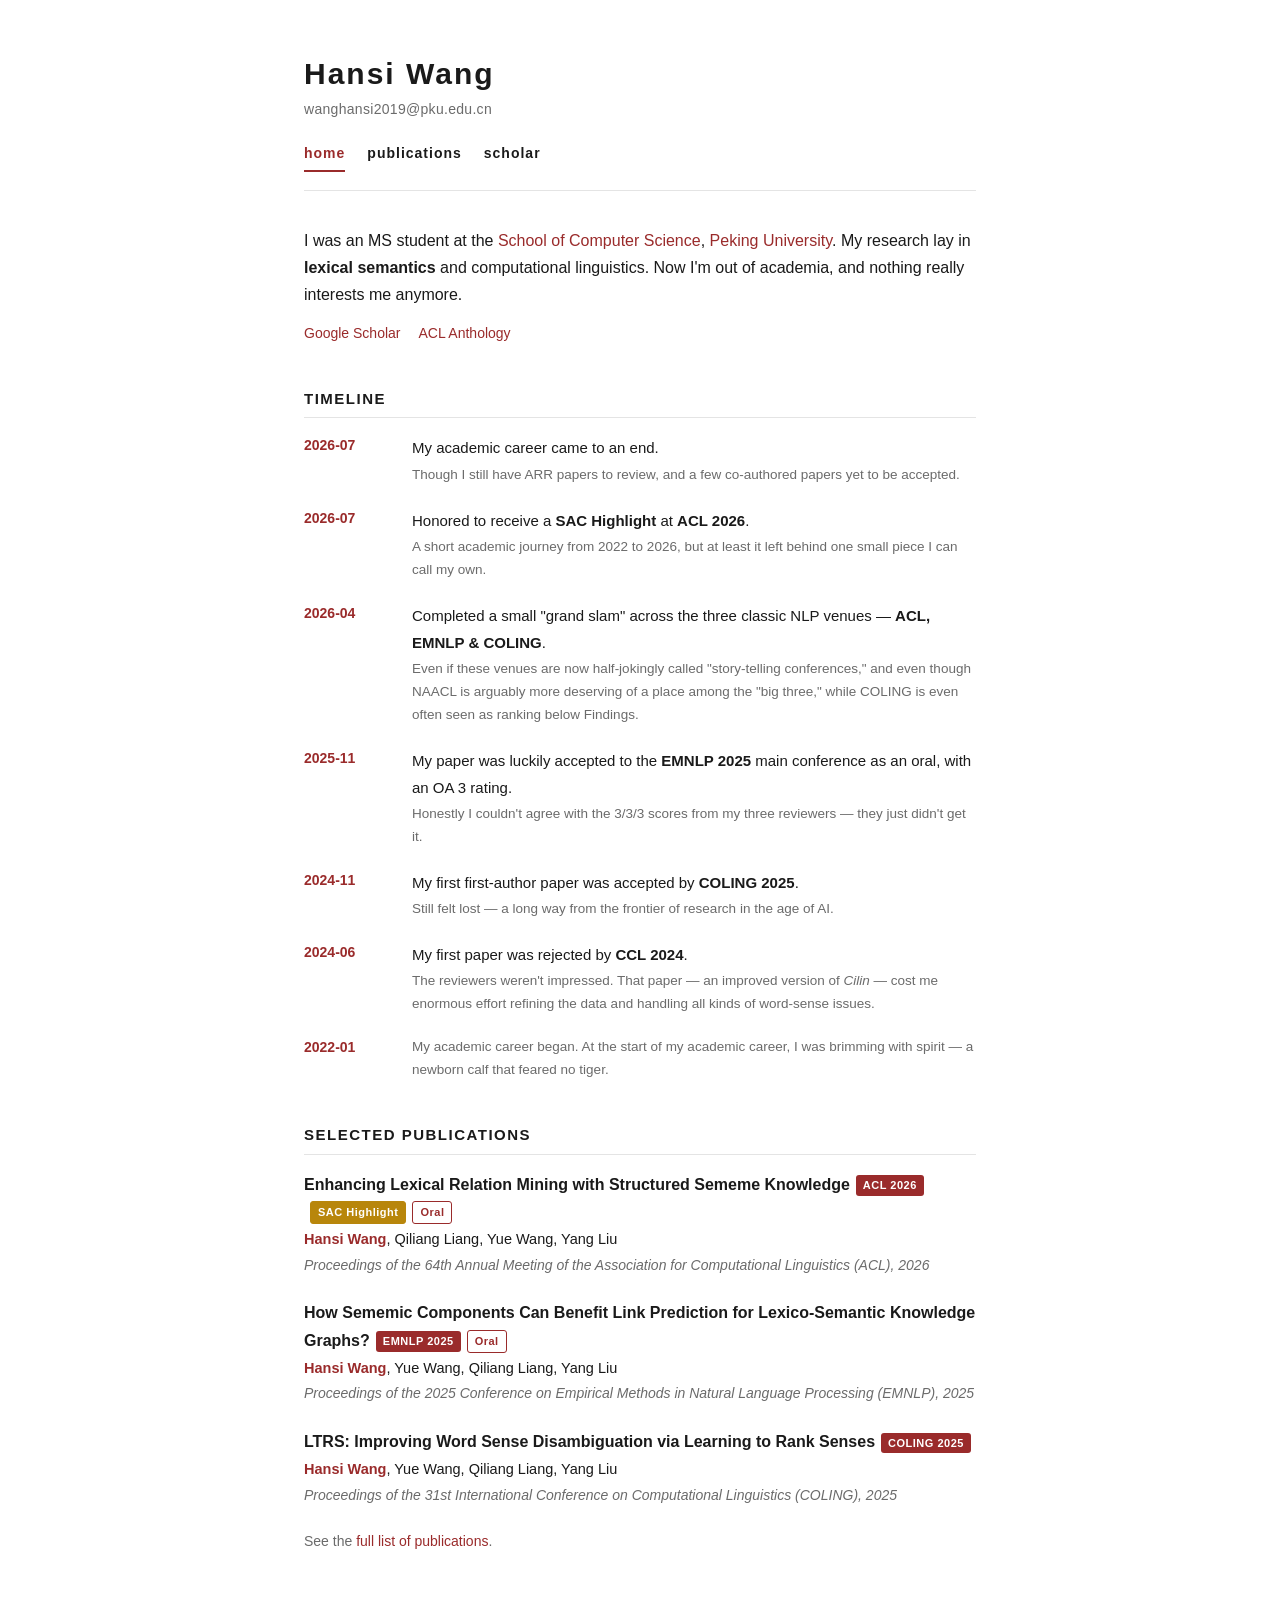
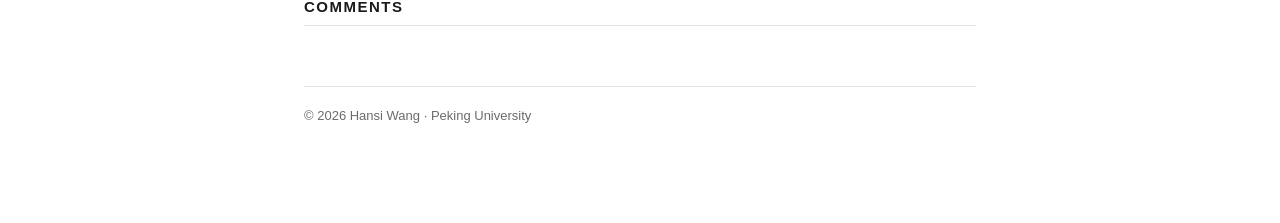
<file: index.html>
<!DOCTYPE html>
<html lang="en">
<head>
<meta charset="utf-8">
<meta name="viewport" content="width=device-width, initial-scale=1">
<title>Hansi Wang</title>
<meta name="description" content="Hansi Wang — MS student, School of Computer Science, Peking University. Lexical semantics, word sense disambiguation, computational linguistics.">
<link rel="stylesheet" href="style.css">
</head>
<body>
<div class="wrap">

  <header>
    <h1 class="name-main">Hansi Wang</h1>
    <p class="name-email"><a href="mailto:wanghansi2019@pku.edu.cn">wanghansi2019@pku.edu.cn</a></p>
  </header>

  <nav>
    <a href="index.html" class="active">home</a>
    <a href="publications.html">publications</a>
    <a href="https://scholar.google.com/citations?hl=en&user=ROfBXJYAAAAJ">scholar</a>
  </nav>

  <section id="about">
    <p>
      I was an MS student at the
      <a href="https://cs.pku.edu.cn/">School of Computer Science</a>,
      <a href="https://www.pku.edu.cn/">Peking University</a>.
      My research lay in <strong>lexical semantics</strong> and
      computational linguistics. Now I'm out of academia, and nothing
      really interests me anymore.
    </p>
    <div class="links">
      <a href="https://scholar.google.com/citations?hl=en&user=ROfBXJYAAAAJ">Google Scholar</a>
      <a href="https://aclanthology.org/people/hansi-wang/">ACL Anthology</a>
    </div>
  </section>

  <section id="news">
    <h2>Timeline</h2>
    <ul class="timeline">
      <li>
        <span class="date">2026-07</span>
        <span class="body">
          My academic career came to an end.
          <span class="note">Though I still have ARR papers to review, and a few co-authored papers yet to be accepted.</span>
        </span>
      </li>
      <li>
        <span class="date">2026-07</span>
        <span class="body">
          Honored to receive a <strong>SAC Highlight</strong> at <strong>ACL 2026</strong>.
          <span class="note">A short academic journey from 2022 to 2026, but at least it left behind one small piece I can call my own.</span>
        </span>
      </li>
      <li>
        <span class="date">2026-04</span>
        <span class="body">
          Completed a small "grand slam" across the three classic NLP venues &mdash; <strong>ACL, EMNLP &amp; COLING</strong>.
          <span class="note">Even if these venues are now half-jokingly called "story-telling conferences," and even though NAACL is arguably more deserving of a place among the "big three," while COLING is even often seen as ranking below Findings.</span>
        </span>
      </li>
      <li>
        <span class="date">2025-11</span>
        <span class="body">
          My paper was luckily accepted to the <strong>EMNLP 2025</strong> main conference as an oral, with an OA 3 rating.
          <span class="note">Honestly I couldn't agree with the 3/3/3 scores from my three reviewers &mdash; they just didn't get it.</span>
        </span>
      </li>
      <li>
        <span class="date">2024-11</span>
        <span class="body">
          My first first-author paper was accepted by <strong>COLING 2025</strong>.
          <span class="note">Still felt lost &mdash; a long way from the frontier of research in the age of AI.</span>
        </span>
      </li>
      <li>
        <span class="date">2024-06</span>
        <span class="body">
          My first paper was rejected by <strong>CCL 2024</strong>.
          <span class="note">The reviewers weren't impressed. That paper &mdash; an improved version of <em>Cilin</em> &mdash; cost me enormous effort refining the data and handling all kinds of word-sense issues.</span>
        </span>
      </li>
      <li>
        <span class="date">2022-01</span>
        <span class="body">
          <span class="note">My academic career began. At the start of my academic career, I was brimming with spirit &mdash; a newborn calf that feared no tiger.</span>
        </span>
      </li>
    </ul>
  </section>

  <section id="selected">
    <h2>Selected Publications</h2>

    <div class="pub">
      <div class="title"><a href="https://aclanthology.org/2026.acl-long.224/">Enhancing Lexical Relation Mining with Structured Sememe Knowledge</a><span class="tag">ACL 2026</span><span class="tag highlight">SAC Highlight</span><span class="tag oral">Oral</span></div>
      <div class="authors"><span class="me">Hansi Wang</span>, Qiliang Liang, Yue Wang, Yang Liu</div>
      <div class="venue">Proceedings of the 64th Annual Meeting of the Association for Computational Linguistics (ACL), 2026</div>
    </div>

    <div class="pub">
      <div class="title"><a href="https://aclanthology.org/2025.emnlp-main.740/">How Sememic Components Can Benefit Link Prediction for Lexico-Semantic Knowledge Graphs?</a><span class="tag">EMNLP 2025</span><span class="tag oral">Oral</span></div>
      <div class="authors"><span class="me">Hansi Wang</span>, Yue Wang, Qiliang Liang, Yang Liu</div>
      <div class="venue">Proceedings of the 2025 Conference on Empirical Methods in Natural Language Processing (EMNLP), 2025</div>
    </div>

    <div class="pub">
      <div class="title"><a href="https://aclanthology.org/2025.coling-main.132/">LTRS: Improving Word Sense Disambiguation via Learning to Rank Senses</a><span class="tag">COLING 2025</span></div>
      <div class="authors"><span class="me">Hansi Wang</span>, Yue Wang, Qiliang Liang, Yang Liu</div>
      <div class="venue">Proceedings of the 31st International Conference on Computational Linguistics (COLING), 2025</div>
    </div>

    <p class="meta">See the <a href="publications.html">full list of publications</a>.</p>
  </section>

  <section id="comments">
    <h2>Comments</h2>
    <script src="https://giscus.app/client.js"
      data-repo="HansiWangPKU/HansiWangPKU.github.io"
      data-repo-id="R_kgDOTaV5Jg"
      data-category="Announcements"
      data-category-id="DIC_kwDOTaV5Js4DBUWZ"
      data-mapping="pathname"
      data-strict="0"
      data-reactions-enabled="1"
      data-emit-metadata="0"
      data-input-position="bottom"
      data-theme="light"
      data-lang="en"
      crossorigin="anonymous"
      async>
    </script>
  </section>

  <div class="footer">
    &copy; 2026 Hansi Wang &middot; Peking University<span id="busuanzi_container_site_pv" style="display:none"> &middot; <span id="busuanzi_value_site_pv"></span> views</span>
  </div>

</div>
<script async src="//busuanzi.ibruce.info/busuanzi/2.3/busuanzi.pure.mini.js"></script>
</body>
</html>
</file>
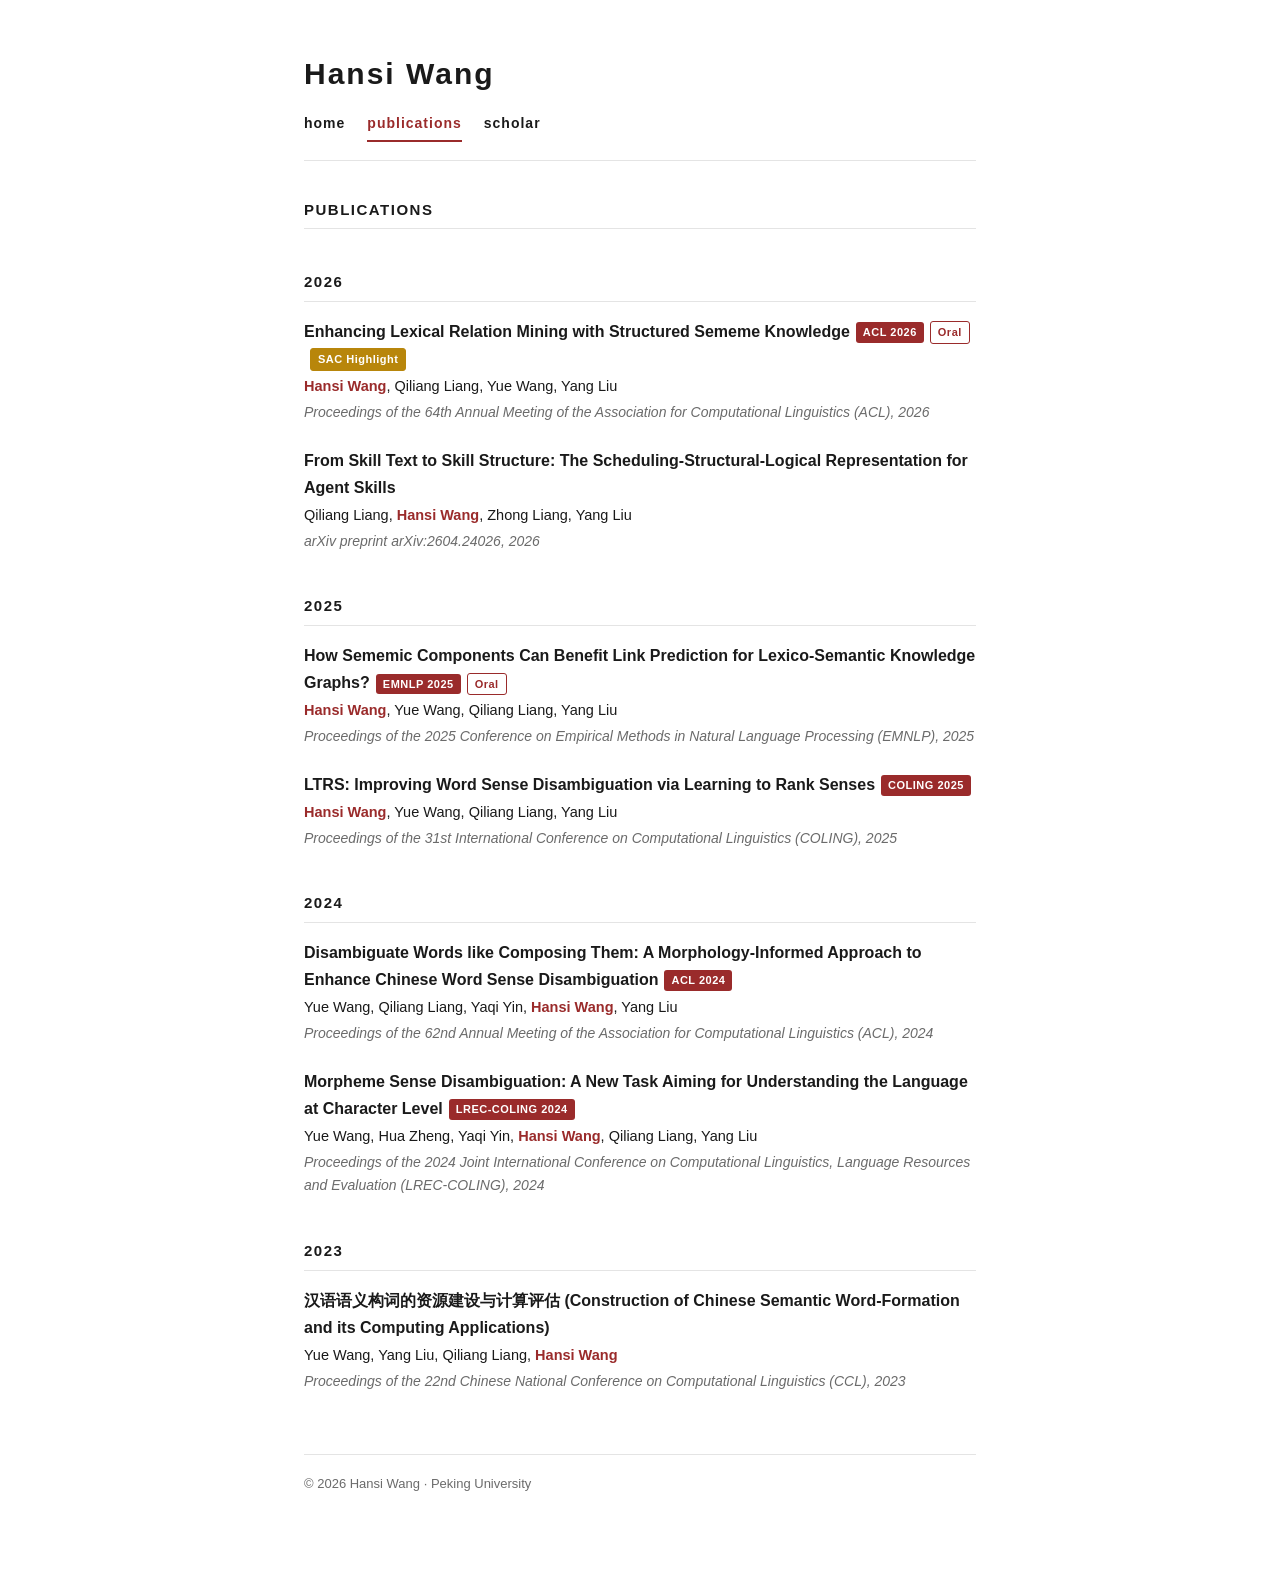
<file: publications.html>
<!DOCTYPE html>
<html lang="en">
<head>
<meta charset="utf-8">
<meta name="viewport" content="width=device-width, initial-scale=1">
<title>Publications — Hansi Wang</title>
<meta name="description" content="Publications of Hansi Wang.">
<link rel="stylesheet" href="style.css">
</head>
<body>
<div class="wrap">

  <header>
    <h1 class="name-main">Hansi Wang</h1>
  </header>

  <nav>
    <a href="index.html">home</a>
    <a href="publications.html" class="active">publications</a>
    <a href="https://scholar.google.com/citations?hl=en&user=ROfBXJYAAAAJ">scholar</a>
  </nav>

  <section>
    <h2>Publications</h2>
  </section>

  <section>
    <h2>2026</h2>

    <div class="pub">
      <div class="title"><a href="https://aclanthology.org/2026.acl-long.224/">Enhancing Lexical Relation Mining with Structured Sememe Knowledge</a><span class="tag">ACL 2026</span><span class="tag oral">Oral</span><span class="tag highlight">SAC Highlight</span></div>
      <div class="authors"><span class="me">Hansi Wang</span>, Qiliang Liang, Yue Wang, Yang Liu</div>
      <div class="venue">Proceedings of the 64th Annual Meeting of the Association for Computational Linguistics (ACL), 2026</div>
    </div>

    <div class="pub">
      <div class="title"><a href="https://arxiv.org/abs/2604.24026">From Skill Text to Skill Structure: The Scheduling-Structural-Logical Representation for Agent Skills</a></div>
      <div class="authors">Qiliang Liang, <span class="me">Hansi Wang</span>, Zhong Liang, Yang Liu</div>
      <div class="venue">arXiv preprint arXiv:2604.24026, 2026</div>
    </div>
  </section>

  <section>
    <h2>2025</h2>

    <div class="pub">
      <div class="title"><a href="https://aclanthology.org/2025.emnlp-main.740/">How Sememic Components Can Benefit Link Prediction for Lexico-Semantic Knowledge Graphs?</a><span class="tag">EMNLP 2025</span><span class="tag oral">Oral</span></div>
      <div class="authors"><span class="me">Hansi Wang</span>, Yue Wang, Qiliang Liang, Yang Liu</div>
      <div class="venue">Proceedings of the 2025 Conference on Empirical Methods in Natural Language Processing (EMNLP), 2025</div>
    </div>

    <div class="pub">
      <div class="title"><a href="https://aclanthology.org/2025.coling-main.132/">LTRS: Improving Word Sense Disambiguation via Learning to Rank Senses</a><span class="tag">COLING 2025</span></div>
      <div class="authors"><span class="me">Hansi Wang</span>, Yue Wang, Qiliang Liang, Yang Liu</div>
      <div class="venue">Proceedings of the 31st International Conference on Computational Linguistics (COLING), 2025</div>
    </div>
  </section>

  <section>
    <h2>2024</h2>

    <div class="pub">
      <div class="title"><a href="https://aclanthology.org/2024.acl-long.819/">Disambiguate Words like Composing Them: A Morphology-Informed Approach to Enhance Chinese Word Sense Disambiguation</a><span class="tag">ACL 2024</span></div>
      <div class="authors">Yue Wang, Qiliang Liang, Yaqi Yin, <span class="me">Hansi Wang</span>, Yang Liu</div>
      <div class="venue">Proceedings of the 62nd Annual Meeting of the Association for Computational Linguistics (ACL), 2024</div>
    </div>

    <div class="pub">
      <div class="title"><a href="https://aclanthology.org/2024.lrec-main.1014/">Morpheme Sense Disambiguation: A New Task Aiming for Understanding the Language at Character Level</a><span class="tag">LREC-COLING 2024</span></div>
      <div class="authors">Yue Wang, Hua Zheng, Yaqi Yin, <span class="me">Hansi Wang</span>, Qiliang Liang, Yang Liu</div>
      <div class="venue">Proceedings of the 2024 Joint International Conference on Computational Linguistics, Language Resources and Evaluation (LREC-COLING), 2024</div>
    </div>
  </section>

  <section>
    <h2>2023</h2>

    <div class="pub">
      <div class="title"><a href="https://aclanthology.org/2023.ccl-1.40/">汉语语义构词的资源建设与计算评估 (Construction of Chinese Semantic Word-Formation and its Computing Applications)</a></div>
      <div class="authors">Yue Wang, Yang Liu, Qiliang Liang, <span class="me">Hansi Wang</span></div>
      <div class="venue">Proceedings of the 22nd Chinese National Conference on Computational Linguistics (CCL), 2023</div>
    </div>
  </section>

  <div class="footer">
    &copy; 2026 Hansi Wang &middot; Peking University<span id="busuanzi_container_site_pv" style="display:none"> &middot; <span id="busuanzi_value_site_pv"></span> views</span>
  </div>

</div>
<script async src="//busuanzi.ibruce.info/busuanzi/2.3/busuanzi.pure.mini.js"></script>
</body>
</html>
</file>
<file: style.css>
:root {
  --ink: #1a1a1a;
  --muted: #6b6b6b;
  --line: #e4e4e4;
  --link: #9a2b2b;
  --link-hover: #c0392b;
  --bg: #ffffff;
  --accent: #9a2b2b;
}

* { box-sizing: border-box; }

html { -webkit-text-size-adjust: 100%; }

body {
  margin: 0;
  background: var(--bg);
  color: var(--ink);
  font-family: -apple-system, BlinkMacSystemFont, "Segoe UI", "Helvetica Neue",
    Helvetica, "Noto Serif SC", Georgia, serif;
  font-size: 16px;
  line-height: 1.7;
  -webkit-font-smoothing: antialiased;
}

.wrap {
  max-width: 720px;
  margin: 0 auto;
  padding: 56px 24px 96px;
}

/* Header */
header { margin-bottom: 8px; }

.name-main {
  font-size: 30px;
  font-weight: 700;
  letter-spacing: 2px;
  margin: 0;
  line-height: 1.2;
}

.name-email {
  font-size: 14px;
  color: var(--muted);
  margin: 6px 0 0;
  letter-spacing: 0.3px;
}
.name-email a { color: var(--muted); }
.name-email a:hover { color: var(--link-hover); }

/* Nav */
nav {
  margin: 20px 0 36px;
  padding-bottom: 18px;
  border-bottom: 1px solid var(--line);
  display: flex;
  gap: 22px;
  flex-wrap: wrap;
}

nav a {
  font-size: 14px;
  font-weight: 600;
  letter-spacing: 1px;
  text-transform: lowercase;
  color: var(--ink);
  text-decoration: none;
}

nav a:hover { color: var(--link-hover); }
nav a.active { color: var(--link); border-bottom: 2px solid var(--link); padding-bottom: 4px; }

a { color: var(--link); text-decoration: none; }
a:hover { color: var(--link-hover); text-decoration: underline; }

/* Sections */
section { margin-bottom: 40px; }

h2 {
  font-size: 15px;
  font-weight: 700;
  letter-spacing: 1.5px;
  text-transform: uppercase;
  color: var(--ink);
  margin: 0 0 16px;
  padding-bottom: 6px;
  border-bottom: 1px solid var(--line);
}

p { margin: 0 0 14px; }

.meta {
  color: var(--muted);
  font-size: 14px;
  margin-top: 10px;
}

.meta span { white-space: nowrap; }
.sep { margin: 0 8px; color: var(--line); }

/* Links row */
.links { display: flex; flex-wrap: wrap; gap: 8px 18px; font-size: 14px; }

/* News timeline */
.timeline { list-style: none; margin: 0; padding: 0; }

.timeline li {
  position: relative;
  padding-left: 108px;
  margin-bottom: 20px;
}

.timeline .date {
  position: absolute;
  left: 0;
  top: 0;
  font-variant-numeric: tabular-nums;
  font-weight: 600;
  font-size: 14px;
  color: var(--accent);
  width: 92px;
}

.timeline .body { font-size: 15px; }
.timeline .note { color: var(--muted); font-size: 13.5px; display: block; margin-top: 2px; }

/* Publications */
.pub { margin-bottom: 22px; }
.pub .title { font-weight: 600; }
.pub .title a { color: var(--ink); text-decoration: none; }
.pub .title a:hover { color: var(--link-hover); text-decoration: underline; }
.pub .authors { font-size: 14.5px; color: var(--ink); margin-top: 2px; }
.pub .authors .me { color: var(--accent); font-weight: 700; }
.pub .venue { font-size: 14px; color: var(--muted); font-style: italic; margin-top: 2px; }
.pub .tag {
  display: inline-block;
  font-size: 11px;
  font-weight: 700;
  letter-spacing: 0.5px;
  color: #fff;
  background: var(--accent);
  padding: 1px 7px;
  border-radius: 3px;
  margin-left: 6px;
  vertical-align: middle;
}
.pub .tag.oral {
  color: var(--accent);
  background: transparent;
  border: 1px solid var(--accent);
}
.pub .tag.highlight {
  color: #fff;
  background: #b8860b;
  border: 1px solid #b8860b;
}

/* Comments (giscus) */
#comments .giscus { margin-top: 4px; }

.footer {
  margin-top: 60px;
  padding-top: 18px;
  border-top: 1px solid var(--line);
  font-size: 13px;
  color: var(--muted);
}

@media (max-width: 520px) {
  .wrap { padding: 40px 18px 64px; }
  .name-main { font-size: 26px; }
  .timeline li { padding-left: 0; }
  .timeline .date { position: static; display: block; width: auto; margin-bottom: 2px; }
}
</file>
